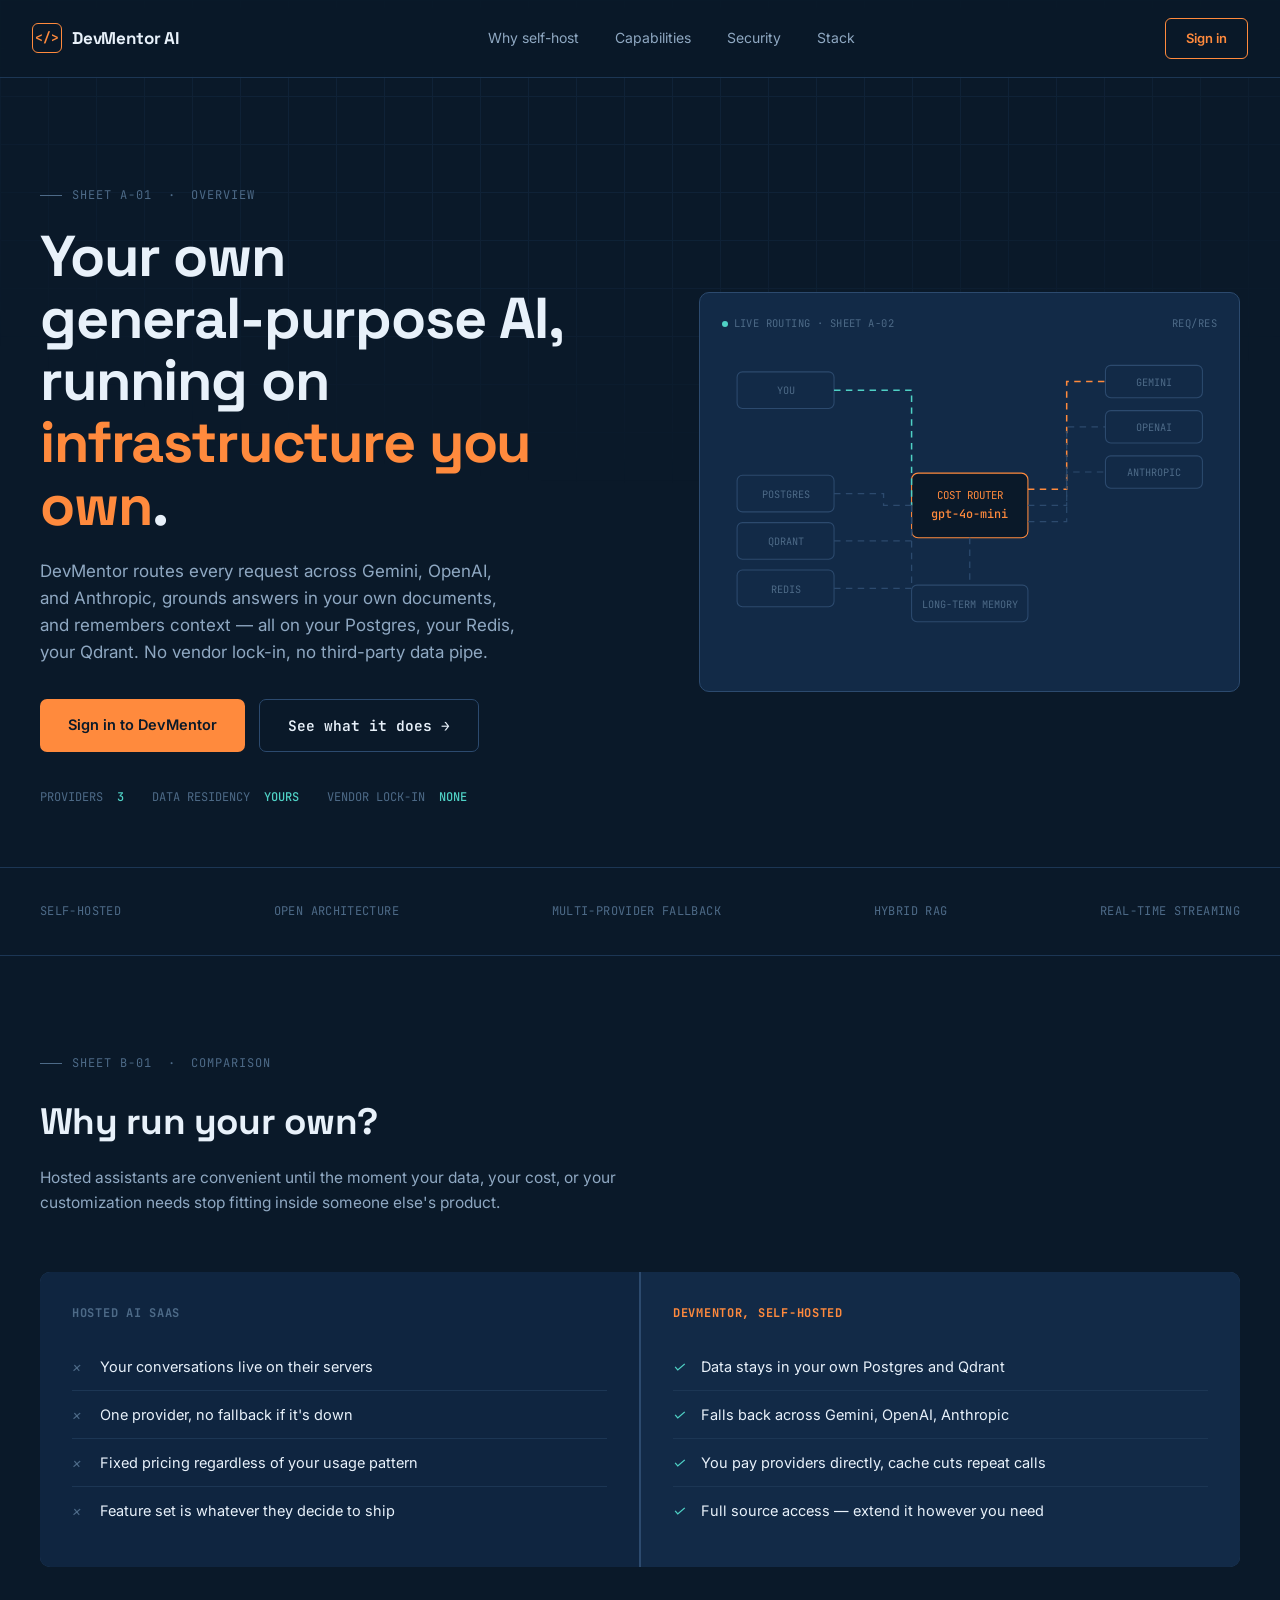
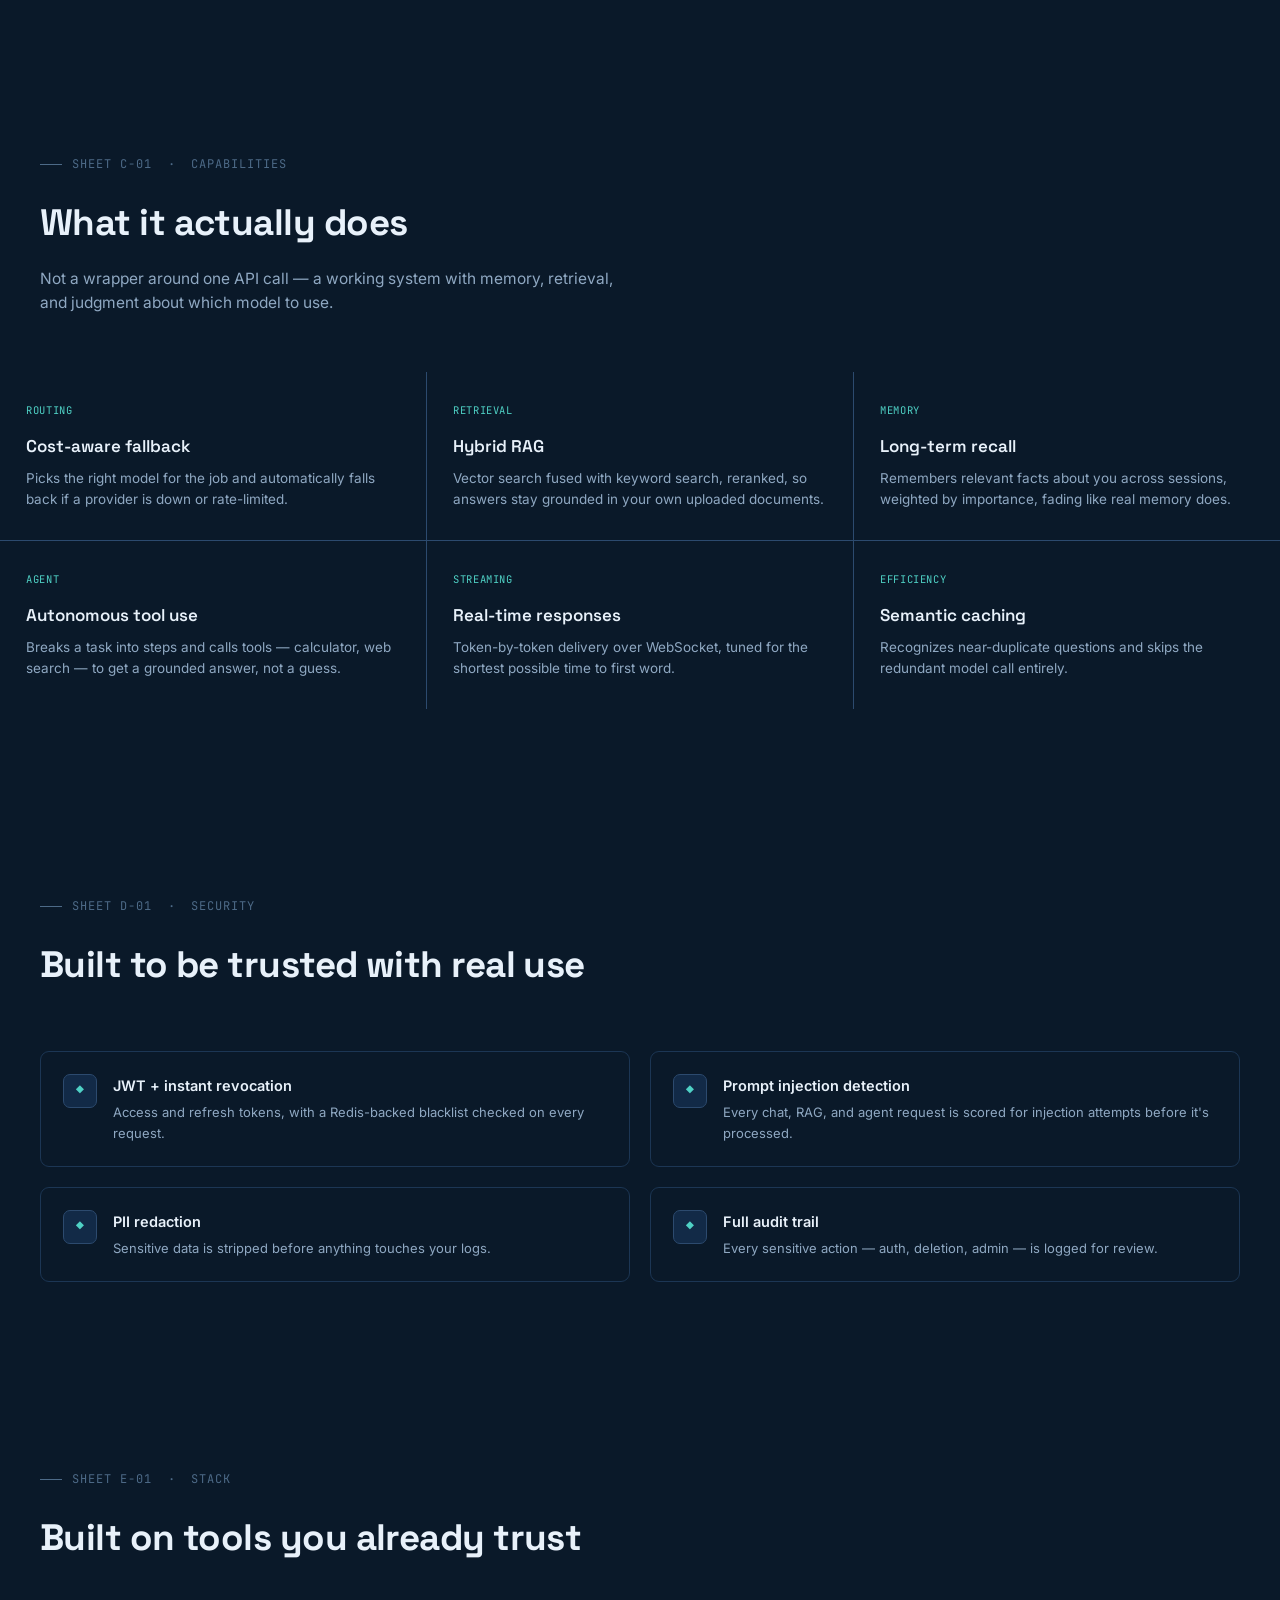
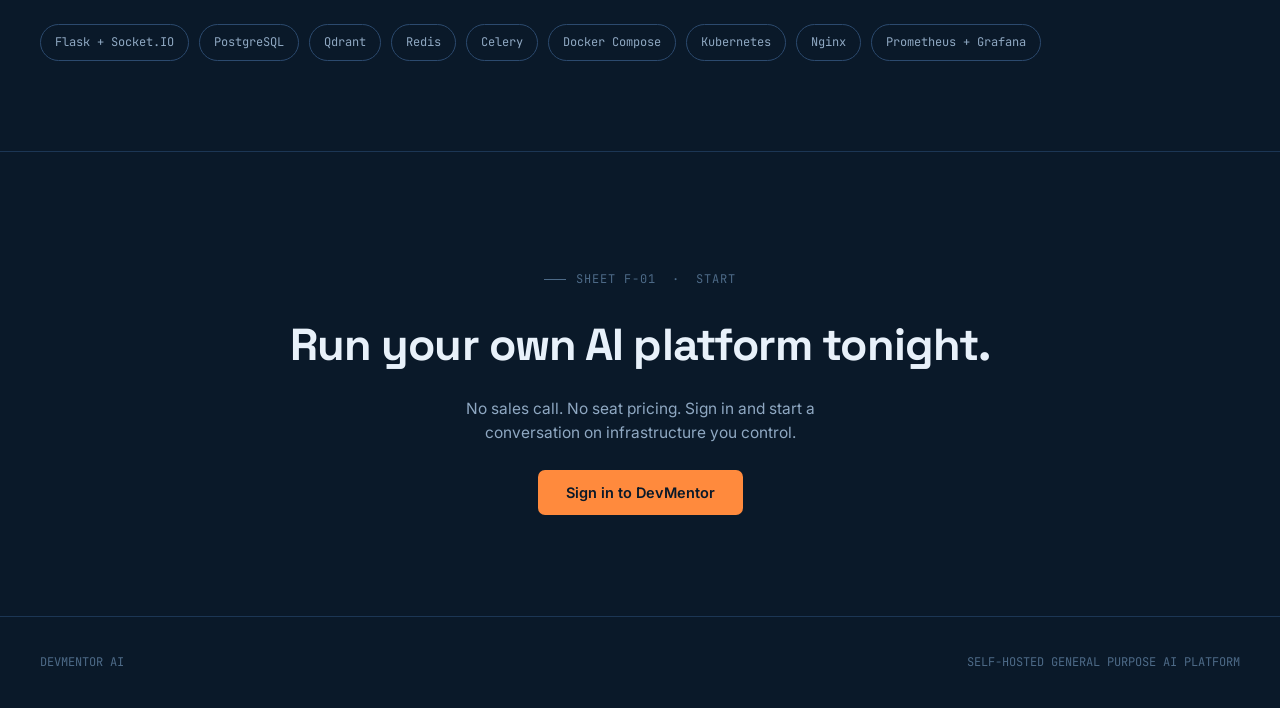
<file: templates/landing.html>
<!DOCTYPE html>
<html lang="en">
<head>
<meta charset="UTF-8">
<meta name="viewport" content="width=device-width, initial-scale=1.0">
<title>DevMentor AI — Your infrastructure. Your AI.</title>
<link href="https://fonts.googleapis.com/css2?family=Space+Grotesk:wght@400;500;600;700&family=Inter:wght@400;500;600&family=JetBrains+Mono:wght@400;500&display=swap" rel="stylesheet">
<style>
:root{
  --bg:#0a1929;--bg-2:#0f2540;--panel:#122a47;
  --line:#2c4a6e;--line-soft:#1c3654;
  --ink:#e8f1fa;--ink-dim:#8fa8c2;--ink-faint:#4d6a87;
  --accent:#ff8a3d;--accent-dim:#c96a2a;
  --teal:#4fd1c5;
  --font-display:'Space Grotesk',sans-serif;--font-body:'Inter',sans-serif;--font-mono:'JetBrains Mono',monospace;
}
*,*::before,*::after{box-sizing:border-box;margin:0;padding:0}
html{scroll-behavior:smooth}
body{background:var(--bg);color:var(--ink);font-family:var(--font-body);line-height:1.6;overflow-x:hidden}
a{color:inherit;text-decoration:none}
img,svg{display:block;max-width:100%}
:focus-visible{outline:2px solid var(--accent);outline-offset:3px}
@media (prefers-reduced-motion: reduce){*{animation-duration:.01ms!important;animation-iteration-count:1!important;transition-duration:.01ms!important}}

/* blueprint grid backdrop */
.grid-bg{
  position:fixed;inset:0;z-index:0;pointer-events:none;
  background-image:
    linear-gradient(var(--line-soft) 1px, transparent 1px),
    linear-gradient(90deg, var(--line-soft) 1px, transparent 1px);
  background-size:48px 48px;
  opacity:.35;
  mask-image:radial-gradient(ellipse 80% 60% at 50% 0%, black 40%, transparent 90%);
}

.wrap{position:relative;z-index:1;max-width:1360px;margin:0 auto;padding:0 40px}

/* nav */
nav{position:sticky;top:0;z-index:50;background:rgba(10,25,41,.85);backdrop-filter:blur(10px);border-bottom:1px solid var(--line-soft)}
nav .wrap{display:flex;align-items:center;justify-content:space-between;padding:18px 32px}
.brand{display:flex;align-items:center;gap:10px;font-family:var(--font-display);font-weight:700;font-size:17px;letter-spacing:-.01em}
.brand-mark{width:30px;height:30px;border:1.5px solid var(--accent);border-radius:6px;display:flex;align-items:center;justify-content:center;font-family:var(--font-mono);font-size:13px;color:var(--accent)}
.nav-links{display:flex;gap:36px;font-size:14px;color:var(--ink-dim)}
.nav-links a:hover{color:var(--ink)}
.nav-cta{padding:9px 20px;border:1px solid var(--accent);color:var(--accent);border-radius:6px;font-size:13px;font-weight:600;transition:all .2s}
.nav-cta:hover{background:var(--accent);color:var(--bg)}
@media(max-width:760px){.nav-links{display:none}}

/* eyebrow / sheet labels */
.sheet-label{
  display:inline-flex;align-items:center;gap:10px;font-family:var(--font-mono);font-size:12px;
  color:var(--ink-faint);letter-spacing:.08em;margin-bottom:20px;
}
.sheet-label::before{content:'';width:22px;height:1px;background:var(--ink-faint)}

/* hero */
.hero{padding:100px 0 60px;position:relative}
.hero-grid{display:grid;grid-template-columns:1.05fr .95fr;gap:60px;align-items:center}
@media(max-width:900px){.hero-grid{grid-template-columns:1fr}}
.hero h1{font-family:var(--font-display);font-size:clamp(2.4rem,4.8vw,3.6rem);line-height:1.08;font-weight:700;letter-spacing:-.02em;margin-bottom:22px}
.hero h1 em{font-style:normal;color:var(--accent)}
.hero p.lede{font-size:17px;color:var(--ink-dim);max-width:480px;margin-bottom:32px}
.hero-ctas{display:flex;gap:14px;flex-wrap:wrap;margin-bottom:36px}
.btn-primary{padding:14px 28px;background:var(--accent);color:var(--bg);border-radius:7px;font-weight:600;font-size:14.5px;transition:transform .15s}
.btn-primary:hover{transform:translateY(-2px)}
.btn-secondary{padding:14px 28px;border:1px solid var(--line);color:var(--ink);border-radius:7px;font-weight:600;font-size:14.5px;transition:all .15s;font-family:var(--font-mono)}
.btn-secondary:hover{border-color:var(--ink-dim)}
.hero-meta{display:flex;gap:28px;font-family:var(--font-mono);font-size:12px;color:var(--ink-faint)}
.hero-meta span b{color:var(--teal);font-weight:500}

/* ── signature diagram ── */
.diagram{position:relative;background:var(--panel);border:1px solid var(--line);border-radius:10px;padding:22px;}
.diagram-hdr{display:flex;justify-content:space-between;align-items:center;margin-bottom:14px;font-family:var(--font-mono);font-size:10.5px;color:var(--ink-faint);letter-spacing:.04em}
.diagram-hdr .dot{width:6px;height:6px;border-radius:50%;background:var(--teal);display:inline-block;margin-right:6px;animation:blink 2s ease-in-out infinite}
@keyframes blink{0%,100%{opacity:1}50%{opacity:.3}}
svg.route text{font-family:var(--font-mono)}
.route-line{stroke-dasharray:6 5;animation:flow 1.4s linear infinite}
@keyframes flow{to{stroke-dashoffset:-22}}
.route-node-label{font-family:var(--font-mono);font-size:9.5px;fill:var(--ink-faint)}
.model-cycle{font-family:var(--font-mono);font-size:11px;fill:var(--accent);font-weight:500}

/* trust strip */
.trust{padding:34px 0;border-top:1px solid var(--line-soft);border-bottom:1px solid var(--line-soft)}
.trust .wrap{display:flex;justify-content:space-between;align-items:center;flex-wrap:wrap;gap:20px;font-family:var(--font-mono);font-size:12px;color:var(--ink-faint);letter-spacing:.03em}

/* section shell */
section{padding:90px 0}
.section-hdr{max-width:600px;margin-bottom:56px}
.section-hdr h2{font-family:var(--font-display);font-size:clamp(1.7rem,3vw,2.3rem);font-weight:700;letter-spacing:-.015em;margin-bottom:14px}
.section-hdr p{color:var(--ink-dim);font-size:15.5px}

/* why self host — comparison */
.compare{display:grid;grid-template-columns:1fr 1fr;gap:2px;background:var(--line);border-radius:10px;overflow:hidden}
@media(max-width:760px){.compare{grid-template-columns:1fr}}
.compare-col{background:var(--bg-2);padding:32px}
.compare-col.highlight{background:var(--panel)}
.compare-col h3{font-family:var(--font-mono);font-size:12px;letter-spacing:.06em;color:var(--ink-faint);margin-bottom:20px}
.compare-col.highlight h3{color:var(--accent)}
.compare-row{display:flex;gap:12px;padding:12px 0;border-top:1px solid var(--line-soft);font-size:14.5px}
.compare-row:first-of-type{border-top:none}
.compare-row i{width:16px;flex-shrink:0;color:var(--ink-faint)}
.compare-col.highlight .compare-row i{color:var(--teal)}

/* capability panels */
.caps{display:grid;grid-template-columns:repeat(3,1fr);gap:1px;background:var(--line)}
@media(max-width:860px){.caps{grid-template-columns:1fr 1fr}}
@media(max-width:560px){.caps{grid-template-columns:1fr}}
.cap{background:var(--bg);padding:30px 26px;transition:background .2s}
.cap:hover{background:var(--bg-2)}
.cap-tag{font-family:var(--font-mono);font-size:10.5px;color:var(--teal);letter-spacing:.06em;margin-bottom:14px;display:block}
.cap h4{font-family:var(--font-display);font-size:17px;font-weight:600;margin-bottom:8px}
.cap p{font-size:13.5px;color:var(--ink-dim);line-height:1.55}

/* stack strip */
.stack-strip{display:flex;flex-wrap:wrap;gap:10px}
.stack-chip{font-family:var(--font-mono);font-size:12px;padding:8px 14px;border:1px solid var(--line);border-radius:99px;color:var(--ink-dim)}

/* security */
.sec-grid{display:grid;grid-template-columns:repeat(2,1fr);gap:20px}
@media(max-width:700px){.sec-grid{grid-template-columns:1fr}}
.sec-item{display:flex;gap:16px;padding:22px;border:1px solid var(--line-soft);border-radius:9px}
.sec-icon{width:34px;height:34px;border-radius:7px;background:var(--panel);border:1px solid var(--line);flex-shrink:0;display:flex;align-items:center;justify-content:center;color:var(--teal);font-family:var(--font-mono);font-size:13px}
.sec-item h5{font-size:14.5px;font-weight:600;margin-bottom:5px}
.sec-item p{font-size:13px;color:var(--ink-dim)}

/* final cta */
.cta-block{text-align:center;padding:110px 0;border-top:1px solid var(--line-soft)}
.cta-block h2{font-family:var(--font-display);font-size:clamp(2rem,4vw,2.8rem);font-weight:700;letter-spacing:-.02em;margin-bottom:16px}
.cta-block p{color:var(--ink-dim);max-width:440px;margin:0 auto 34px;font-size:15.5px}

footer{border-top:1px solid var(--line-soft);padding:36px 0}
footer .wrap{display:flex;justify-content:space-between;align-items:center;flex-wrap:wrap;gap:16px;font-family:var(--font-mono);font-size:12px;color:var(--ink-faint)}
</style>
</head>
<body>

<div class="grid-bg"></div>

<nav>
  <div class="wrap">
    <div class="brand"><span class="brand-mark">&lt;/&gt;</span> DevMentor AI</div>
    <div class="nav-links">
      <a href="#why">Why self-host</a>
      <a href="#capabilities">Capabilities</a>
      <a href="#security">Security</a>
      <a href="#stack">Stack</a>
    </div>
    <a href="/login" class="nav-cta">Sign in</a>
  </div>
</nav>

<header class="hero">
  <div class="wrap hero-grid">
    <div>
      <div class="sheet-label">SHEET A&#8209;01 &nbsp;·&nbsp; OVERVIEW</div>
      <h1>Your own general‑purpose AI, running on <em>infrastructure you own</em>.</h1>
      <p class="lede">DevMentor routes every request across Gemini, OpenAI, and Anthropic, grounds answers in your own documents, and remembers context — all on your Postgres, your Redis, your Qdrant. No vendor lock-in, no third-party data pipe.</p>
      <div class="hero-ctas">
        <a href="/login" class="btn-primary">Sign in to DevMentor</a>
        <a href="#capabilities" class="btn-secondary">See what it does →</a>
      </div>
      <div class="hero-meta">
        <span>PROVIDERS &nbsp;<b>3</b></span>
        <span>DATA RESIDENCY &nbsp;<b>YOURS</b></span>
        <span>VENDOR LOCK&#8209;IN &nbsp;<b>NONE</b></span>
      </div>
    </div>

    <div class="diagram">
      <div class="diagram-hdr"><span><span class="dot"></span>LIVE ROUTING · SHEET A&#8209;02</span><span>REQ/RES</span></div>
      <svg class="route" viewBox="0 0 460 300" width="100%">
        <!-- nodes -->
        <rect x="14" y="24" width="90" height="34" rx="5" fill="none" stroke="#2c4a6e"/>
        <text x="59" y="45" text-anchor="middle" class="route-node-label" fill="#e8f1fa" font-size="11">YOU</text>

        <rect x="14" y="120" width="90" height="34" rx="5" fill="none" stroke="#2c4a6e"/>
        <text x="59" y="141" text-anchor="middle" class="route-node-label" fill="#8fa8c2">POSTGRES</text>
        <rect x="14" y="164" width="90" height="34" rx="5" fill="none" stroke="#2c4a6e"/>
        <text x="59" y="185" text-anchor="middle" class="route-node-label" fill="#8fa8c2">QDRANT</text>
        <rect x="14" y="208" width="90" height="34" rx="5" fill="none" stroke="#2c4a6e"/>
        <text x="59" y="229" text-anchor="middle" class="route-node-label" fill="#8fa8c2">REDIS</text>

        <rect x="176" y="118" width="108" height="60" rx="6" fill="#0a1929" stroke="#ff8a3d"/>
        <text x="230" y="142" text-anchor="middle" font-size="10" fill="#ff8a3d" font-family="'JetBrains Mono',monospace">COST ROUTER</text>
        <text x="230" y="160" text-anchor="middle" class="model-cycle" id="model-cycle">gemini-3.5-flash</text>

        <rect x="356" y="18" width="90" height="30" rx="5" fill="none" stroke="#2c4a6e"/>
        <text x="401" y="37" text-anchor="middle" class="route-node-label" fill="#8fa8c2">GEMINI</text>
        <rect x="356" y="60" width="90" height="30" rx="5" fill="none" stroke="#2c4a6e"/>
        <text x="401" y="79" text-anchor="middle" class="route-node-label" fill="#8fa8c2">OPENAI</text>
        <rect x="356" y="102" width="90" height="30" rx="5" fill="none" stroke="#2c4a6e"/>
        <text x="401" y="121" text-anchor="middle" class="route-node-label" fill="#8fa8c2">ANTHROPIC</text>

        <rect x="176" y="222" width="108" height="34" rx="5" fill="none" stroke="#2c4a6e"/>
        <text x="230" y="243" text-anchor="middle" class="route-node-label" fill="#8fa8c2">LONG-TERM MEMORY</text>

        <!-- lines -->
        <path class="route-line" d="M104 41 H176 V148" fill="none" stroke="#4fd1c5" stroke-width="1.4"/>
        <path class="route-line" d="M104 137 H150 V148 H176" fill="none" stroke="#2c4a6e" stroke-width="1.2"/>
        <path class="route-line" d="M104 181 H150 V181 H176 V148" fill="none" stroke="#2c4a6e" stroke-width="1.2"/>
        <path class="route-line" d="M104 225 H150 V225 H176 V148" fill="none" stroke="#2c4a6e" stroke-width="1.2"/>
        <path class="route-line" d="M284 133 H320 V33 H356" fill="none" stroke="#ff8a3d" stroke-width="1.4"/>
        <path class="route-line" d="M284 148 H320 V75 H356" fill="none" stroke="#2c4a6e" stroke-width="1.1"/>
        <path class="route-line" d="M284 163 H320 V117 H356" fill="none" stroke="#2c4a6e" stroke-width="1.1"/>
        <path class="route-line" d="M230 178 V222" fill="none" stroke="#2c4a6e" stroke-width="1.2"/>
      </svg>
    </div>
  </div>
</header>

<section class="trust">
  <div class="wrap">
    <span>SELF&#8209;HOSTED</span><span>OPEN ARCHITECTURE</span><span>MULTI&#8209;PROVIDER FALLBACK</span><span>HYBRID RAG</span><span>REAL&#8209;TIME STREAMING</span>
  </div>
</section>

<section id="why">
  <div class="wrap">
    <div class="section-hdr">
      <div class="sheet-label">SHEET B&#8209;01 &nbsp;·&nbsp; COMPARISON</div>
      <h2>Why run your own?</h2>
      <p>Hosted assistants are convenient until the moment your data, your cost, or your customization needs stop fitting inside someone else's product.</p>
    </div>
    <div class="compare">
      <div class="compare-col">
        <h3>HOSTED AI SAAS</h3>
        <div class="compare-row"><i>×</i> Your conversations live on their servers</div>
        <div class="compare-row"><i>×</i> One provider, no fallback if it's down</div>
        <div class="compare-row"><i>×</i> Fixed pricing regardless of your usage pattern</div>
        <div class="compare-row"><i>×</i> Feature set is whatever they decide to ship</div>
      </div>
      <div class="compare-col highlight">
        <h3>DEVMENTOR, SELF&#8209;HOSTED</h3>
        <div class="compare-row"><i>✓</i> Data stays in your own Postgres and Qdrant</div>
        <div class="compare-row"><i>✓</i> Falls back across Gemini, OpenAI, Anthropic</div>
        <div class="compare-row"><i>✓</i> You pay providers directly, cache cuts repeat calls</div>
        <div class="compare-row"><i>✓</i> Full source access — extend it however you need</div>
      </div>
    </div>
  </div>
</section>

<section id="capabilities">
  <div class="wrap">
    <div class="section-hdr">
      <div class="sheet-label">SHEET C&#8209;01 &nbsp;·&nbsp; CAPABILITIES</div>
      <h2>What it actually does</h2>
      <p>Not a wrapper around one API call — a working system with memory, retrieval, and judgment about which model to use.</p>
    </div>
  </div>
  <div class="caps">
    <div class="cap"><span class="cap-tag">ROUTING</span><h4>Cost-aware fallback</h4><p>Picks the right model for the job and automatically falls back if a provider is down or rate-limited.</p></div>
    <div class="cap"><span class="cap-tag">RETRIEVAL</span><h4>Hybrid RAG</h4><p>Vector search fused with keyword search, reranked, so answers stay grounded in your own uploaded documents.</p></div>
    <div class="cap"><span class="cap-tag">MEMORY</span><h4>Long-term recall</h4><p>Remembers relevant facts about you across sessions, weighted by importance, fading like real memory does.</p></div>
    <div class="cap"><span class="cap-tag">AGENT</span><h4>Autonomous tool use</h4><p>Breaks a task into steps and calls tools — calculator, web search — to get a grounded answer, not a guess.</p></div>
    <div class="cap"><span class="cap-tag">STREAMING</span><h4>Real-time responses</h4><p>Token-by-token delivery over WebSocket, tuned for the shortest possible time to first word.</p></div>
    <div class="cap"><span class="cap-tag">EFFICIENCY</span><h4>Semantic caching</h4><p>Recognizes near-duplicate questions and skips the redundant model call entirely.</p></div>
  </div>
</section>

<section id="security">
  <div class="wrap">
    <div class="section-hdr">
      <div class="sheet-label">SHEET D&#8209;01 &nbsp;·&nbsp; SECURITY</div>
      <h2>Built to be trusted with real use</h2>
    </div>
    <div class="sec-grid">
      <div class="sec-item"><div class="sec-icon">◆</div><div><h5>JWT + instant revocation</h5><p>Access and refresh tokens, with a Redis-backed blacklist checked on every request.</p></div></div>
      <div class="sec-item"><div class="sec-icon">◆</div><div><h5>Prompt injection detection</h5><p>Every chat, RAG, and agent request is scored for injection attempts before it's processed.</p></div></div>
      <div class="sec-item"><div class="sec-icon">◆</div><div><h5>PII redaction</h5><p>Sensitive data is stripped before anything touches your logs.</p></div></div>
      <div class="sec-item"><div class="sec-icon">◆</div><div><h5>Full audit trail</h5><p>Every sensitive action — auth, deletion, admin — is logged for review.</p></div></div>
    </div>
  </div>
</section>

<section id="stack">
  <div class="wrap">
    <div class="section-hdr">
      <div class="sheet-label">SHEET E&#8209;01 &nbsp;·&nbsp; STACK</div>
      <h2>Built on tools you already trust</h2>
    </div>
    <div class="stack-strip">
      <span class="stack-chip">Flask + Socket.IO</span>
      <span class="stack-chip">PostgreSQL</span>
      <span class="stack-chip">Qdrant</span>
      <span class="stack-chip">Redis</span>
      <span class="stack-chip">Celery</span>
      <span class="stack-chip">Docker Compose</span>
      <span class="stack-chip">Kubernetes</span>
      <span class="stack-chip">Nginx</span>
      <span class="stack-chip">Prometheus + Grafana</span>
    </div>
  </div>
</section>

<section class="cta-block">
  <div class="wrap">
    <div class="sheet-label" style="justify-content:center">SHEET F&#8209;01 &nbsp;·&nbsp; START</div>
    <h2>Run your own AI platform tonight.</h2>
    <p>No sales call. No seat pricing. Sign in and start a conversation on infrastructure you control.</p>
    <a href="/login" class="btn-primary">Sign in to DevMentor</a>
  </div>
</section>

<footer>
  <div class="wrap">
    <span>DEVMENTOR AI</span>
    <span>SELF&#8209;HOSTED GENERAL PURPOSE AI PLATFORM</span>
  </div>
</footer>

<script>
const models = ["gemini-3.5-flash","gpt-4o-mini","claude-sonnet-4-6","gemini-2.5-flash"];
let i = 0;
const el = document.getElementById("model-cycle");
if (el && !window.matchMedia('(prefers-reduced-motion: reduce)').matches) {
  setInterval(() => {
    i = (i + 1) % models.length;
    el.textContent = models[i];
  }, 2200);
}
</script>

</body>
</html>
</file>
